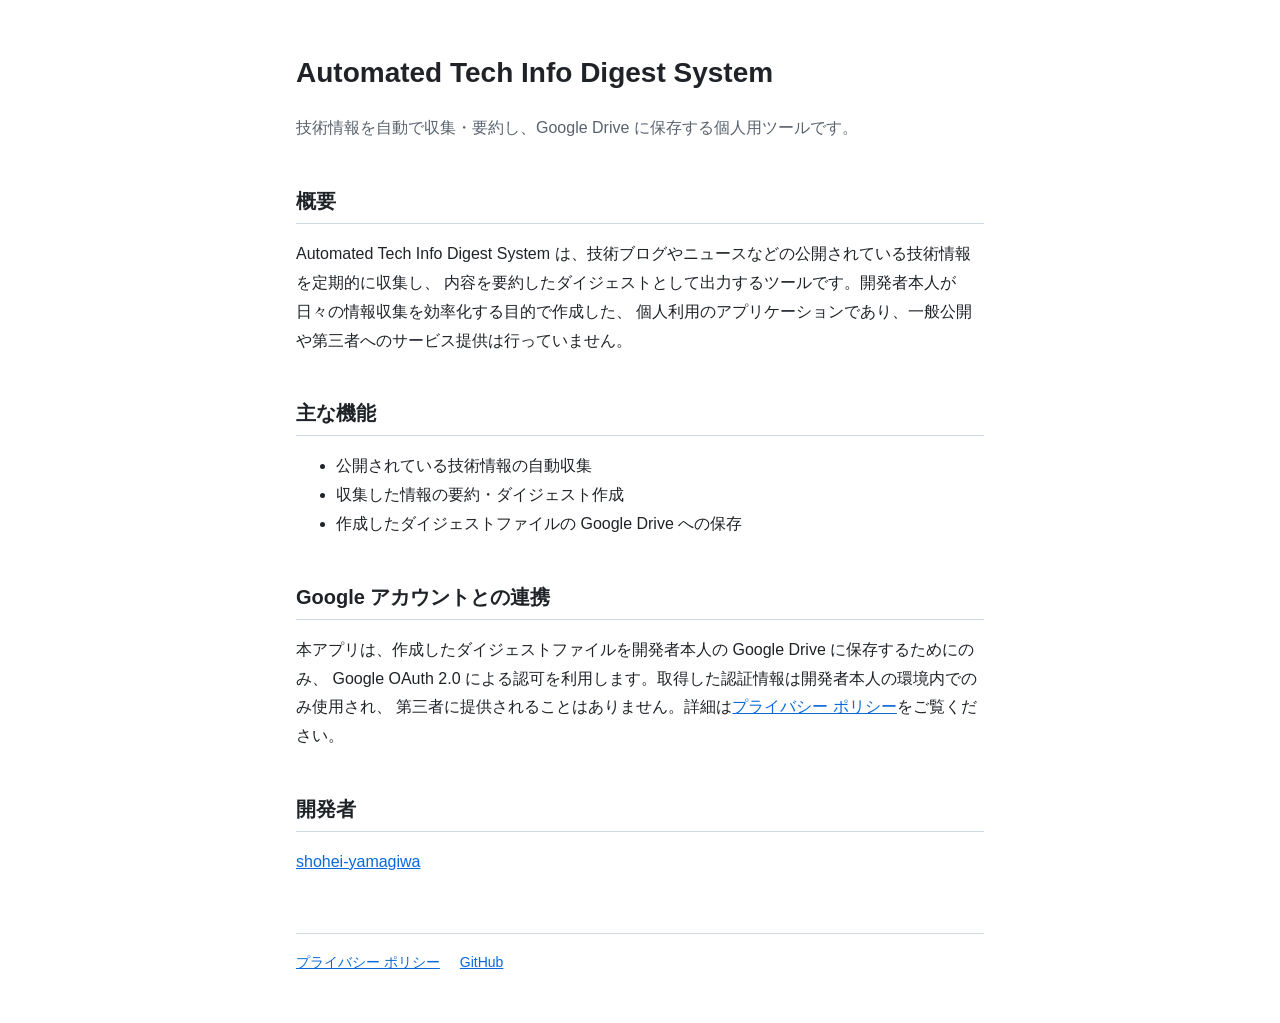
<file: index.html>
<!doctype html>
<html lang="ja">
<head>
  <meta charset="utf-8">
  <meta name="viewport" content="width=device-width, initial-scale=1">
  <title>Automated Tech Info Digest System</title>
  <meta name="description" content="技術情報を自動で収集・要約し、Google Drive に保存する個人用ツール「Automated Tech Info Digest System」のホームページです。">
  <link rel="stylesheet" href="style.css">
</head>
<body>
  <main>
    <h1>Automated Tech Info Digest System</h1>
    <p class="lead">技術情報を自動で収集・要約し、Google Drive に保存する個人用ツールです。</p>

    <h2>概要</h2>
    <p>
      Automated Tech Info Digest System は、技術ブログやニュースなどの公開されている技術情報を定期的に収集し、
      内容を要約したダイジェストとして出力するツールです。開発者本人が日々の情報収集を効率化する目的で作成した、
      個人利用のアプリケーションであり、一般公開や第三者へのサービス提供は行っていません。
    </p>

    <h2>主な機能</h2>
    <ul>
      <li>公開されている技術情報の自動収集</li>
      <li>収集した情報の要約・ダイジェスト作成</li>
      <li>作成したダイジェストファイルの Google Drive への保存</li>
    </ul>

    <h2>Google アカウントとの連携</h2>
    <p>
      本アプリは、作成したダイジェストファイルを開発者本人の Google Drive に保存するためにのみ、
      Google OAuth 2.0 による認可を利用します。取得した認証情報は開発者本人の環境内でのみ使用され、
      第三者に提供されることはありません。詳細は<a href="privacy.html">プライバシー ポリシー</a>をご覧ください。
    </p>

    <h2>開発者</h2>
    <p>
      <a href="https://github.com/shohei-yamagiwa">shohei-yamagiwa</a>
    </p>

    <footer>
      <a href="privacy.html">プライバシー ポリシー</a>
      <a href="https://github.com/shohei-yamagiwa/automated-tech-info-digest-system-homepage">GitHub</a>
    </footer>
  </main>
</body>
</html>
</file>
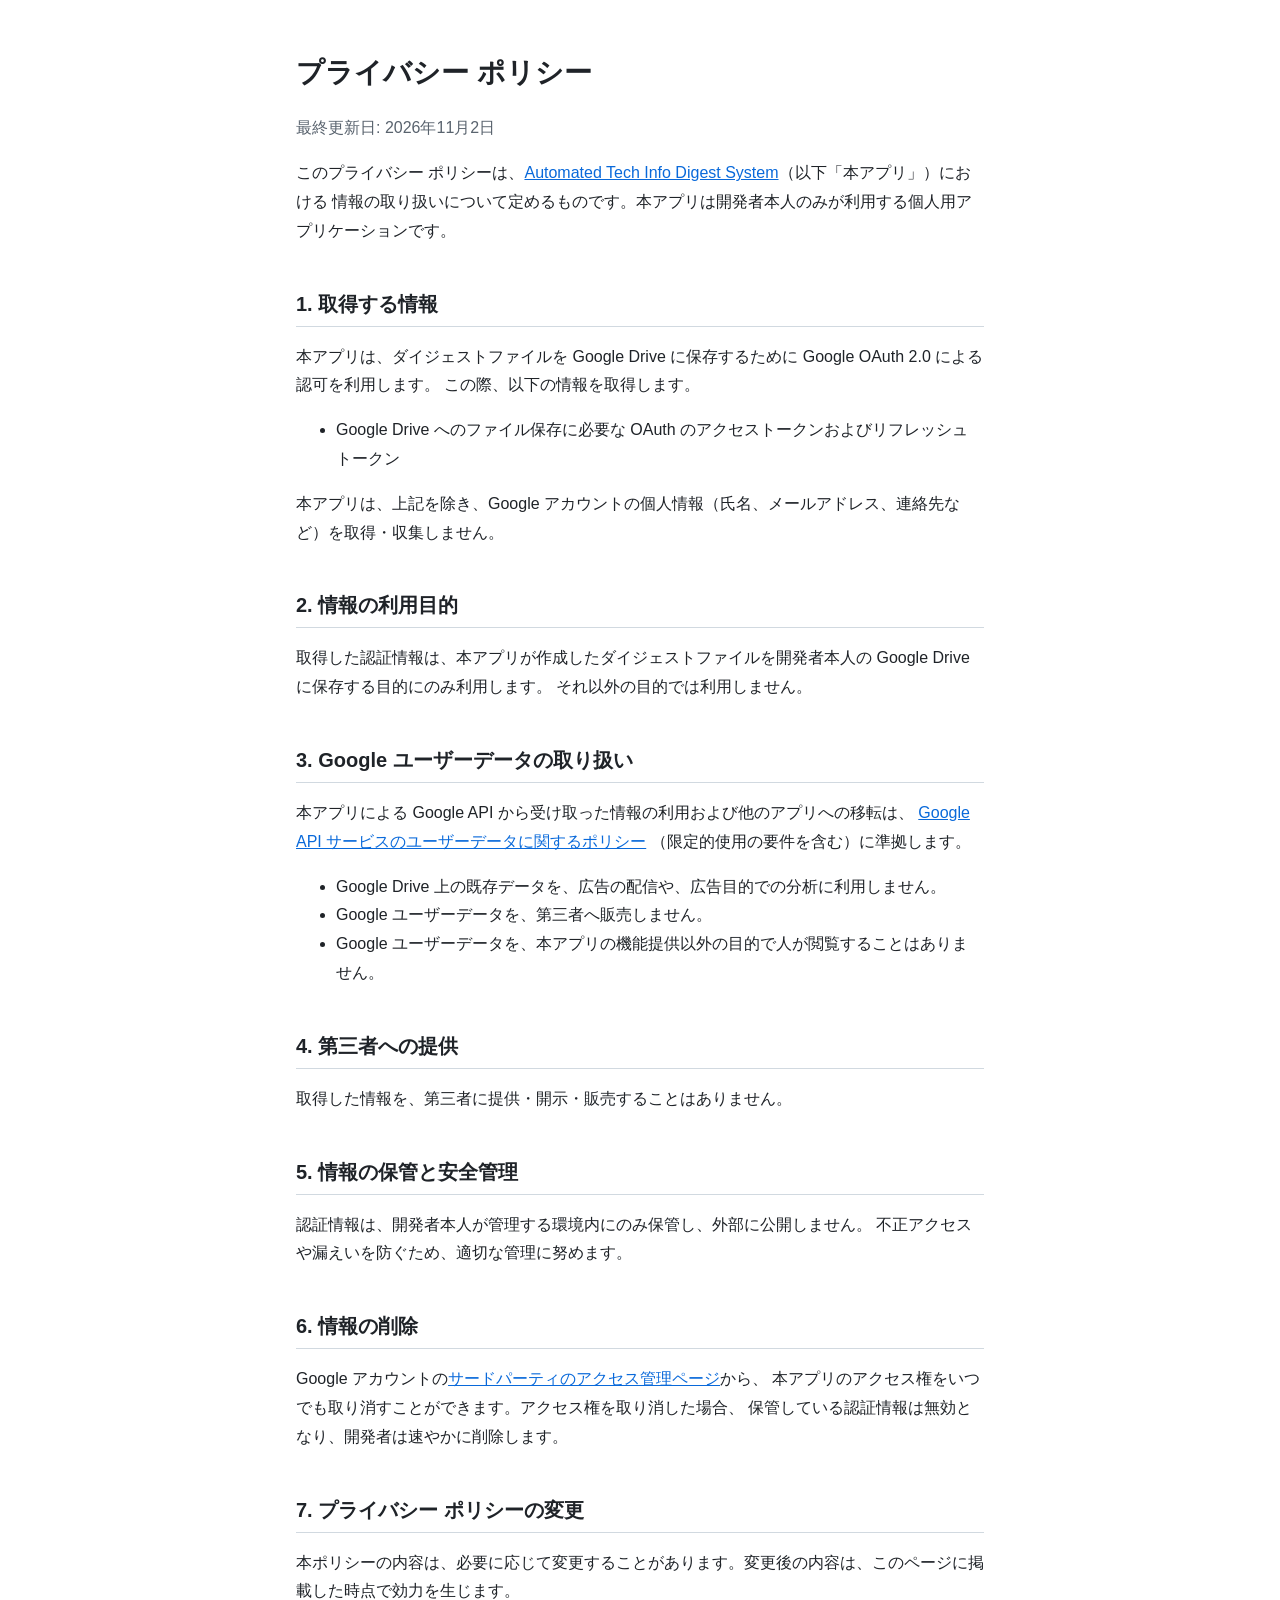
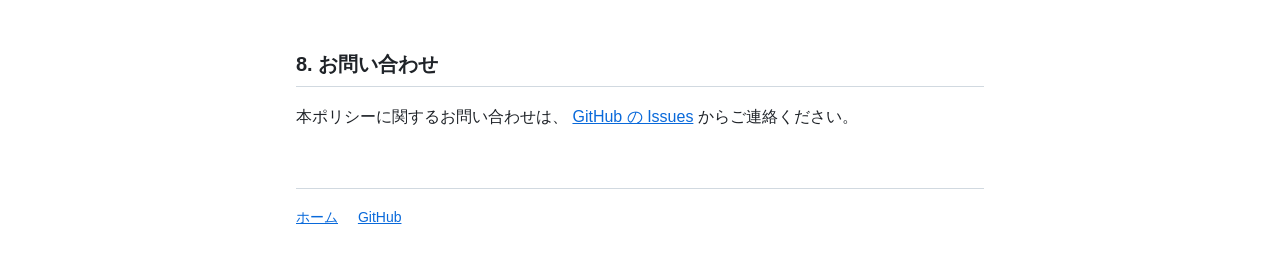
<file: privacy.html>
<!doctype html>
<html lang="ja">
<head>
  <meta charset="utf-8">
  <meta name="viewport" content="width=device-width, initial-scale=1">
  <title>プライバシー ポリシー - Automated Tech Info Digest System</title>
  <meta name="description" content="Automated Tech Info Digest System のプライバシー ポリシーです。">
  <link rel="stylesheet" href="style.css">
</head>
<body>
  <main>
    <h1>プライバシー ポリシー</h1>
    <p class="updated">最終更新日: 2026年11月2日</p>

    <p>
      このプライバシー ポリシーは、<a href="index.html">Automated Tech Info Digest System</a>（以下「本アプリ」）における
      情報の取り扱いについて定めるものです。本アプリは開発者本人のみが利用する個人用アプリケーションです。
    </p>

    <h2>1. 取得する情報</h2>
    <p>
      本アプリは、ダイジェストファイルを Google Drive に保存するために Google OAuth 2.0 による認可を利用します。
      この際、以下の情報を取得します。
    </p>
    <ul>
      <li>Google Drive へのファイル保存に必要な OAuth のアクセストークンおよびリフレッシュトークン</li>
    </ul>
    <p>
      本アプリは、上記を除き、Google アカウントの個人情報（氏名、メールアドレス、連絡先など）を取得・収集しません。
    </p>

    <h2>2. 情報の利用目的</h2>
    <p>
      取得した認証情報は、本アプリが作成したダイジェストファイルを開発者本人の Google Drive に保存する目的にのみ利用します。
      それ以外の目的では利用しません。
    </p>

    <h2>3. Google ユーザーデータの取り扱い</h2>
    <p>
      本アプリによる Google API から受け取った情報の利用および他のアプリへの移転は、
      <a href="https://developers.google.com/terms/api-services-user-data-policy">Google API サービスのユーザーデータに関するポリシー</a>
      （限定的使用の要件を含む）に準拠します。
    </p>
    <ul>
      <li>Google Drive 上の既存データを、広告の配信や、広告目的での分析に利用しません。</li>
      <li>Google ユーザーデータを、第三者へ販売しません。</li>
      <li>Google ユーザーデータを、本アプリの機能提供以外の目的で人が閲覧することはありません。</li>
    </ul>

    <h2>4. 第三者への提供</h2>
    <p>
      取得した情報を、第三者に提供・開示・販売することはありません。
    </p>

    <h2>5. 情報の保管と安全管理</h2>
    <p>
      認証情報は、開発者本人が管理する環境内にのみ保管し、外部に公開しません。
      不正アクセスや漏えいを防ぐため、適切な管理に努めます。
    </p>

    <h2>6. 情報の削除</h2>
    <p>
      Google アカウントの<a href="https://myaccount.google.com/permissions">サードパーティのアクセス管理ページ</a>から、
      本アプリのアクセス権をいつでも取り消すことができます。アクセス権を取り消した場合、
      保管している認証情報は無効となり、開発者は速やかに削除します。
    </p>

    <h2>7. プライバシー ポリシーの変更</h2>
    <p>
      本ポリシーの内容は、必要に応じて変更することがあります。変更後の内容は、このページに掲載した時点で効力を生じます。
    </p>

    <h2>8. お問い合わせ</h2>
    <p>
      本ポリシーに関するお問い合わせは、
      <a href="https://github.com/shohei-yamagiwa/automated-tech-info-digest-system-homepage/issues">GitHub の Issues</a>
      からご連絡ください。
    </p>

    <footer>
      <a href="index.html">ホーム</a>
      <a href="https://github.com/shohei-yamagiwa/automated-tech-info-digest-system-homepage">GitHub</a>
    </footer>
  </main>
</body>
</html>
</file>
<file: style.css>
:root {
  --bg: #ffffff;
  --fg: #1f2328;
  --muted: #59636e;
  --link: #0969da;
  --border: #d1d9e0;
}

@media (prefers-color-scheme: dark) {
  :root {
    --bg: #0d1117;
    --fg: #e6edf3;
    --muted: #9198a1;
    --link: #4493f8;
    --border: #3d444d;
  }
}

* {
  box-sizing: border-box;
}

body {
  margin: 0;
  background: var(--bg);
  color: var(--fg);
  font-family: -apple-system, BlinkMacSystemFont, "Segoe UI", "Hiragino Sans", "Noto Sans JP", Meiryo, sans-serif;
  line-height: 1.8;
}

main {
  max-width: 720px;
  margin: 0 auto;
  padding: 48px 16px;
}

h1 {
  font-size: 1.75rem;
  margin: 0 0 8px;
}

h2 {
  font-size: 1.25rem;
  margin: 40px 0 8px;
  padding-bottom: 4px;
  border-bottom: 1px solid var(--border);
}

a {
  color: var(--link);
}

.lead,
.updated {
  color: var(--muted);
}

footer {
  margin-top: 56px;
  padding-top: 16px;
  border-top: 1px solid var(--border);
  color: var(--muted);
  font-size: 0.875rem;
}

footer a {
  margin-right: 16px;
}
</file>
